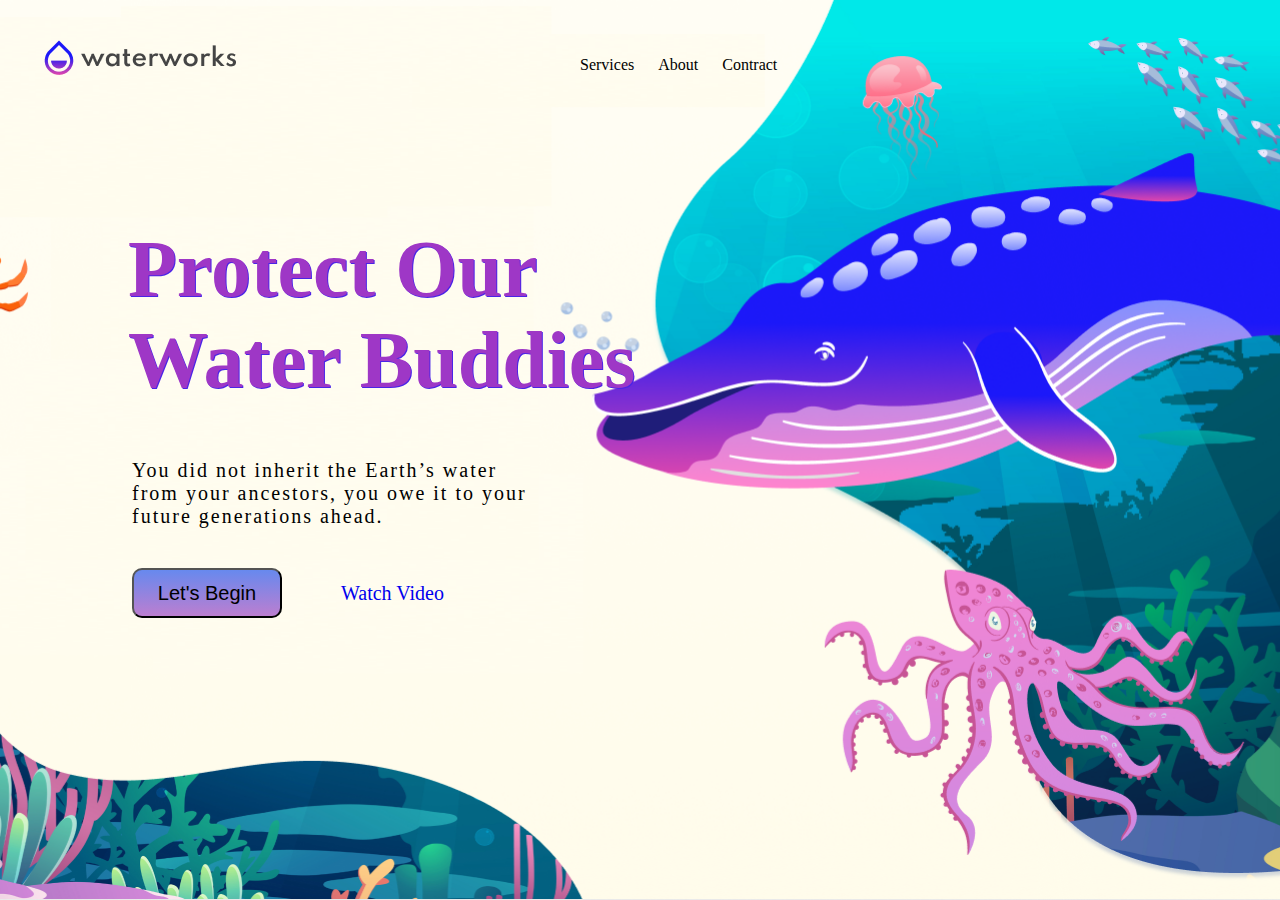
<file: index.html>
<!DOCTYPE html>
<html lang="en">
  <head>
    <meta charset="UTF-8" />
    <meta http-equiv="X-UA-Compatible" content="IE=edge" />
    <meta name="viewport" content="width=device-width, initial-scale=1.0" />
    <title>Waterworks</title>
    <link rel="shortcut icon" href="./images/Frame.png" type="image/x-icon" />
    <link rel="stylesheet" href="style.css" />
    <link
      rel="stylesheet"
      href="https://cdnjs.cloudflare.com/ajax/libs/font-awesome/6.1.1/css/all.min.css"
      integrity="sha512-KfkfwYDsLkIlwQp6LFnl8zNdLGxu9YAA1QvwINks4PhcElQSvqcyVLLD9aMhXd13uQjoXtEKNosOWaZqXgel0g=="
      crossorigin="anonymous"
      referrerpolicy="no-referrer"
    />
  </head>
  <body>
    <!-- header starts -->
    <header class="header-area">
      <div class="header">
        <div class="header-logo">
          <img src="images/logo.png" alt="waterworks logo" />
        </div>
        <nav class="navigation">
          <ul class="navigation-bar">
            <li class="navigation-item">
              <a href="#" class="navigation-link">Services</a>
            </li>
            <li class="navigation-item">
              <a href="#" class="navigation-link">About</a>
            </li>
            <li class="navigation-item">
              <a href="#" class="navigation-link">Contract</a>
            </li>
          </ul>
        </nav>
      </div>
    </header>
    <!-- header ends -->

    <!-- main starts -->
    <main class="main-area">
      <div class="main">
        <div class="main-text">
          <h1 class="text-header">
            Protect Our <br />
            Water Buddies
          </h1>
          <p class="text-details">
            You did not inherit the Earth’s water from your ancestors, you owe
            it to your future generations ahead.
          </p>
          <div class="button-area">
            <button class="btn">Let's Begin</button>
            <a href="#" class="main-link">
              <i class="fa-solid fa-circle-play"></i>
              Watch Video
            </a>
          </div>
        </div>
      </div>
    </main>
  </body>
</html>
</file>
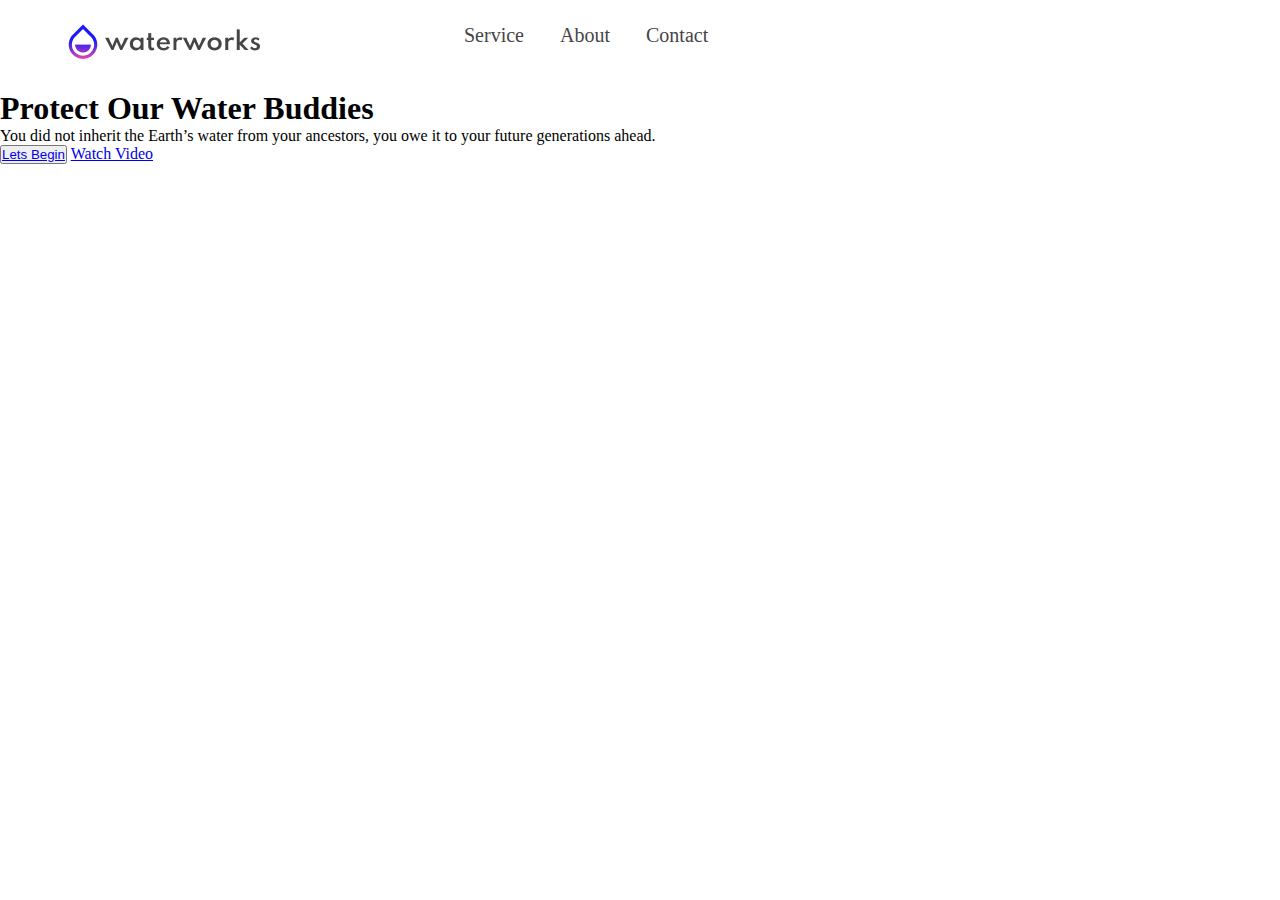
<file: water-landing-remake/index.html>
<!DOCTYPE html>
<html lang="en">
  <head>
    <meta charset="UTF-8" />
    <meta http-equiv="X-UA-Compatible" content="IE=edge" />
    <meta name="viewport" content="width=device-width, initial-scale=1.0" />
    <title>Document</title>

    <link
      rel="stylesheet"
      href="https://cdnjs.cloudflare.com/ajax/libs/font-awesome/6.1.1/css/all.min.css"
      integrity="sha512-KfkfwYDsLkIlwQp6LFnl8zNdLGxu9YAA1QvwINks4PhcElQSvqcyVLLD9aMhXd13uQjoXtEKNosOWaZqXgel0g=="
      crossorigin="anonymous"
      referrerpolicy="no-referrer"
    />

    <link rel="stylesheet" href="main.css" />
  </head>
  <body>
    <!-- header area  starts -->

    <header class="header-area">
      <div class="header ">
        <div class="header__logo">
          <img src="./images/logo.png" alt="" />
        </div>
        <nav class="header__navbar">
          <ul class="header__list">
            <li class="header__item"><a href="">Service</a></li>
            <li class="header__item"><a href="">About</a></li>
            <li class="header__item"><a href="">Contact</a></li>
          </ul>
        </nav>
      </div>
    </header>
    <!-- header area ends -->

    <!-- main area starts -->
    <main class="content-area">
      <div class="content">
        <h1 class="content__header">
          Protect Our Water Buddies
        </h1>
        <p class="content__text">
          You did not inherit the Earth’s water from your ancestors, you owe it
          to your future generations ahead.
        </p>
        <div class="content__links links">
          <button class="links__button">
            <a href="#" class="">Lets Begin</a>
          </button>
          <a href="#" class="links__anchor"> <i class="far fa-play-circle"></i> Watch Video</a>
          </button>
        </div>
      </div>
    </main>
  </body>
</html>
</file>
<file: style.css>
body,
html {
  height: 100%;
  margin: 0;
}

body {
  background-image: url(/images/background-image.png);
  height: 100%;
  background-position: center;
  background-repeat: no-repeat;
  background-size: cover;
}

.header {
  display: flex;
  padding: 40px;
}

.header-logo {
  width: 40%;
}

ul {
  list-style-type: none;
}
nav > ul > li {
  display: inline-block;
  padding-left: 20px;
}

.navigation-link {
  text-decoration: none;
  color: black;
}

.main {
  display: flex;
  padding-top: 40px;
}

.main-text {
  padding-left: 10%;
}

.text-header {
  font-size: 80px;
  color: rgb(158, 55, 198);
  text-shadow: 1px 1px rgb(74, 36, 231);
}

.text-details {
  width: 400px;
  font-size: 20px;
  letter-spacing: 2px;
  padding-left: 4px;
}

.button-area {
  padding-top: 4%;
  padding-left: 4px;
}

.btn {
  width: 150px;
  height: 50px;
  border-radius: 10px;
  font-size: 20px;
  background-image: linear-gradient(rgb(103, 137, 238), rgb(188, 126, 208));
}

.main-link {
  padding-left: 45px;
  font-size: 20px;
  text-decoration: none;
}

.fa-solid {
  padding: 5px;
}
</file>
<file: water-landing-remake/main.css>
* {
  padding: 0;
  margin: 0;
  -webkit-box-sizing: border-box;
          box-sizing: border-box;
}

.header-area {
  height: 10vh;
  width: 100%;
  display: -webkit-box;
  display: -ms-flexbox;
  display: flex;
  -webkit-box-align: center;
      -ms-flex-align: center;
          align-items: center;
  -webkit-box-pack: center;
      -ms-flex-pack: center;
          justify-content: center;
}

.header {
  width: 90%;
  display: -ms-grid;
  display: grid;
  -ms-grid-columns: 2fr 4fr;
      grid-template-columns: 2fr 4fr;
  -webkit-box-pack: start;
      -ms-flex-pack: start;
          justify-content: start;
}

.header__list {
  list-style-type: none;
}

.header__item {
  display: inline-block;
  padding-inline: 1em;
}

.header__item a {
  text-decoration: none;
  font-size: 1.25em;
  font-weight: 500;
  color: #454545;
}

.content-area {
  width: 100%;
  height: 60vh;
}
/*# sourceMappingURL=main.css.map */
</file>
